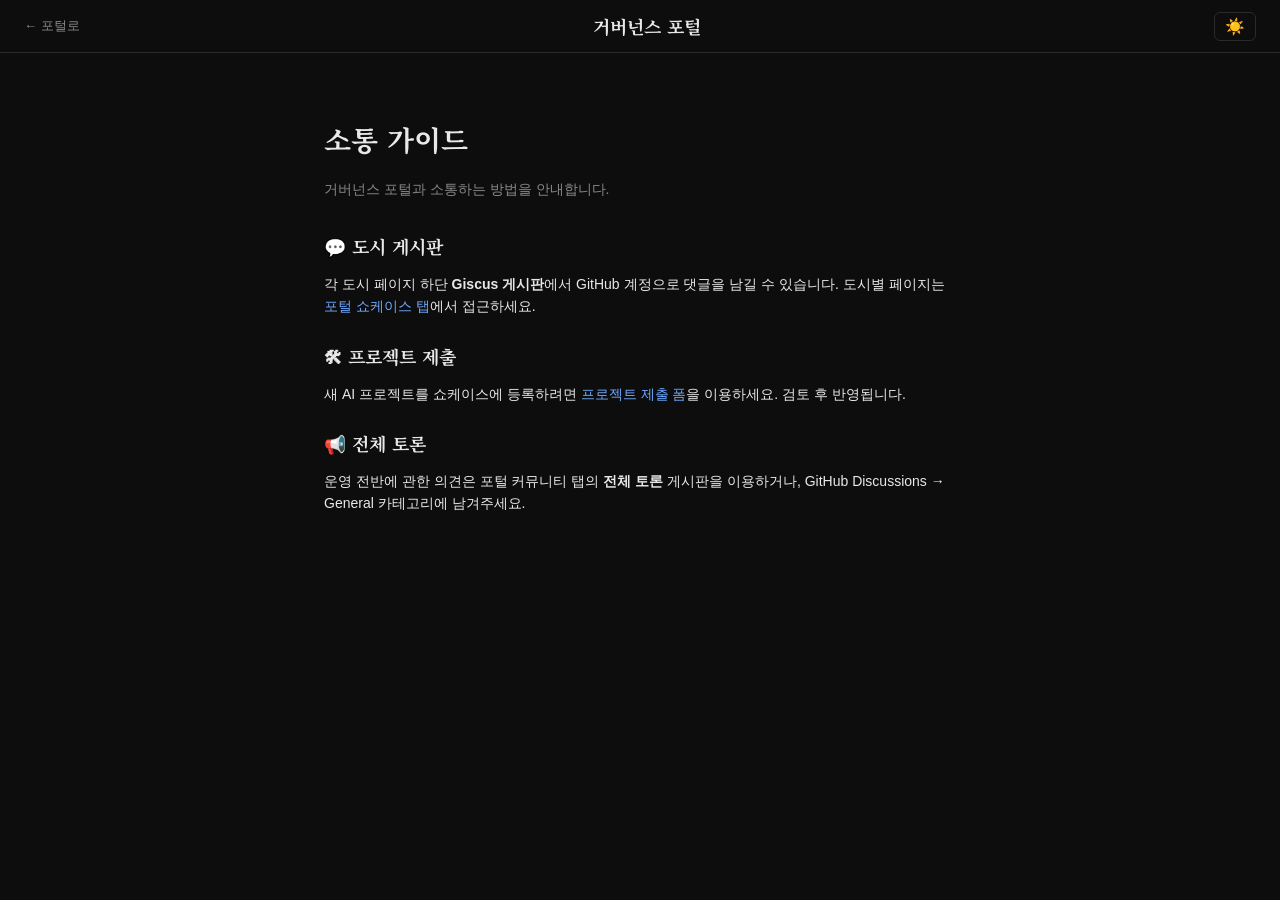
<file: communication-guide.html>
<!DOCTYPE html>
<html lang="ko">
<head>
  <meta charset="UTF-8">
  <meta name="viewport" content="width=device-width, initial-scale=1.0">
  <title>소통 가이드 — 거버넌스 포털</title>
  <link rel="stylesheet" href="style.css">
  <link href="https://fonts.googleapis.com/css2?family=Noto+Serif+KR:wght@400;700&display=swap" rel="stylesheet">
  <script>
    (function() {
      const t = localStorage.getItem('theme') || 'dark';
      document.documentElement.setAttribute('data-theme', t);
    })();
  </script>
</head>
<body>
  <header class="site-header">
    <div class="header-inner">
      <a href="index.html" style="font-size:13px;color:var(--c-text-muted)">← 포털로</a>
      <span class="site-title">거버넌스 포털</span>
      <button id="theme-toggle" aria-label="테마 전환"></button>
    </div>
  </header>
  <main style="max-width:680px;margin:4rem auto;padding:0 1.5rem 4rem">
    <h1 style="font-family:var(--font-head);font-size:28px;margin-bottom:1rem">소통 가이드</h1>
    <p style="color:var(--c-text-muted);margin-bottom:2rem">거버넌스 포털과 소통하는 방법을 안내합니다.</p>

    <h2 style="font-family:var(--font-head);font-size:18px;margin-bottom:0.75rem">💬 도시 게시판</h2>
    <p style="margin-bottom:1.5rem">각 도시 페이지 하단 <strong>Giscus 게시판</strong>에서 GitHub 계정으로 댓글을 남길 수 있습니다. 도시별 페이지는 <a href="index.html">포털 쇼케이스 탭</a>에서 접근하세요.</p>

    <h2 style="font-family:var(--font-head);font-size:18px;margin-bottom:0.75rem">🛠 프로젝트 제출</h2>
    <p style="margin-bottom:1.5rem">새 AI 프로젝트를 쇼케이스에 등록하려면 <a href="submit.html">프로젝트 제출 폼</a>을 이용하세요. 검토 후 반영됩니다.</p>

    <h2 style="font-family:var(--font-head);font-size:18px;margin-bottom:0.75rem">📢 전체 토론</h2>
    <p style="margin-bottom:1.5rem">운영 전반에 관한 의견은 포털 커뮤니티 탭의 <strong>전체 토론</strong> 게시판을 이용하거나, GitHub Discussions → General 카테고리에 남겨주세요.</p>
  </main>
  <script type="module">
    import { initTheme } from './js/theme.js';
    initTheme();
  </script>
</body>
</html>
</file>
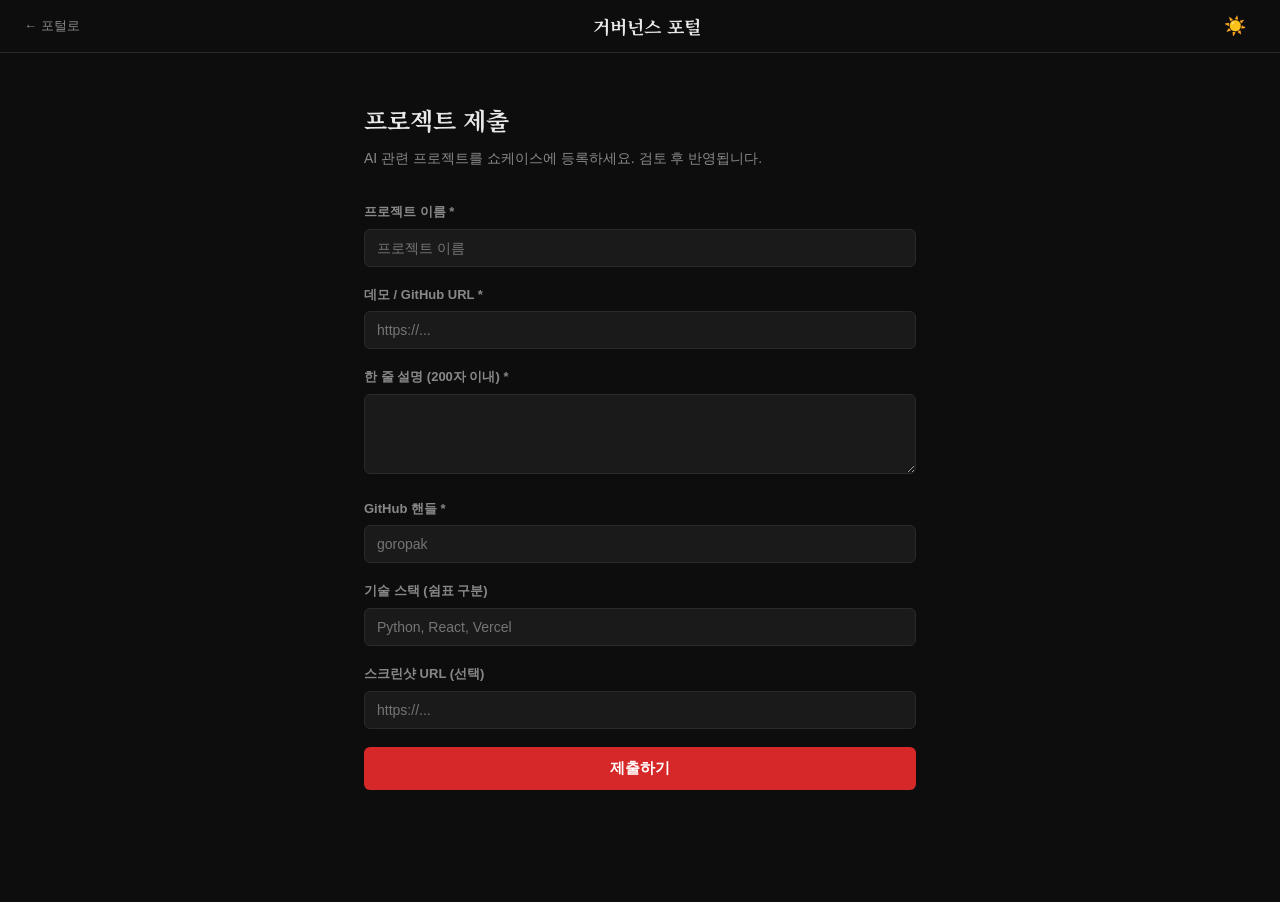
<file: submit.html>
<!DOCTYPE html>
<html lang="ko">
<head>
  <meta charset="UTF-8">
  <meta name="viewport" content="width=device-width, initial-scale=1.0">
  <title>프로젝트 제출 — 거버넌스 포털</title>
  <link rel="stylesheet" href="style.css">
  <link href="https://fonts.googleapis.com/css2?family=Noto+Serif+KR:wght@400;700&display=swap" rel="stylesheet">
  <script>
    (function() {
      const t = localStorage.getItem('theme') || 'dark';
      document.documentElement.setAttribute('data-theme', t);
    })();
  </script>
  <style>
    .submit-wrap { max-width: 600px; margin: 48px auto; padding: 0 24px 64px; }
    .submit-wrap h1 { font-family: var(--font-head); font-size: 24px; margin-bottom: 8px; }
    .submit-wrap p { color: var(--c-text-muted); margin-bottom: 32px; }
    .form-group { margin-bottom: 18px; }
    label { display: block; font-size: 13px; font-weight: 600; margin-bottom: 6px; color: var(--c-text-muted); }
    input, textarea {
      width: 100%; padding: 10px 12px;
      background: var(--bg-card); color: var(--c-text);
      border: 1px solid var(--c-border); border-radius: var(--radius);
      font-size: 14px; font-family: var(--font-body);
    }
    input:focus, textarea:focus { outline: 2px solid var(--c-accent); border-color: transparent; }
    textarea { min-height: 80px; resize: vertical; }
    .btn-submit {
      background: var(--c-accent); color: #fff;
      border: none; border-radius: var(--radius);
      padding: 12px 28px; font-size: 15px; font-weight: 600;
      cursor: pointer; width: 100%;
    }
    .btn-submit:hover { background: var(--c-accent-hover); }
  </style>
</head>
<body>
  <header class="site-header">
    <div class="header-inner">
      <a href="index.html" style="font-size:13px;color:var(--c-text-muted)">← 포털로</a>
      <span class="site-title">거버넌스 포털</span>
      <button id="theme-toggle" aria-label="테마 전환" style="background:none;border:none;cursor:pointer;font-size:18px"></button>
    </div>
  </header>
  <div class="submit-wrap">
    <h1>프로젝트 제출</h1>
    <p>AI 관련 프로젝트를 쇼케이스에 등록하세요. 검토 후 반영됩니다.</p>
    <form action="https://formspree.io/f/xojonjed" method="POST">
      <div class="form-group">
        <label for="title">프로젝트 이름 *</label>
        <input id="title" name="title" placeholder="프로젝트 이름" required>
      </div>
      <div class="form-group">
        <label for="url">데모 / GitHub URL *</label>
        <input id="url" name="url" type="url" placeholder="https://..." required>
      </div>
      <div class="form-group">
        <label for="desc">한 줄 설명 (200자 이내) *</label>
        <textarea id="desc" name="desc" maxlength="200" required></textarea>
      </div>
      <div class="form-group">
        <label for="author">GitHub 핸들 *</label>
        <input id="author" name="author" placeholder="goropak" required>
      </div>
      <div class="form-group">
        <label for="stack">기술 스택 (쉼표 구분)</label>
        <input id="stack" name="stack" placeholder="Python, React, Vercel">
      </div>
      <div class="form-group">
        <label for="thumb_url">스크린샷 URL (선택)</label>
        <input id="thumb_url" name="thumb_url" type="url" placeholder="https://...">
      </div>
      <button type="submit" class="btn-submit">제출하기</button>
    </form>
  </div>
  <script type="module">
    import { initTheme } from './js/theme.js';
    initTheme();
  </script>
</body>
</html>
</file>
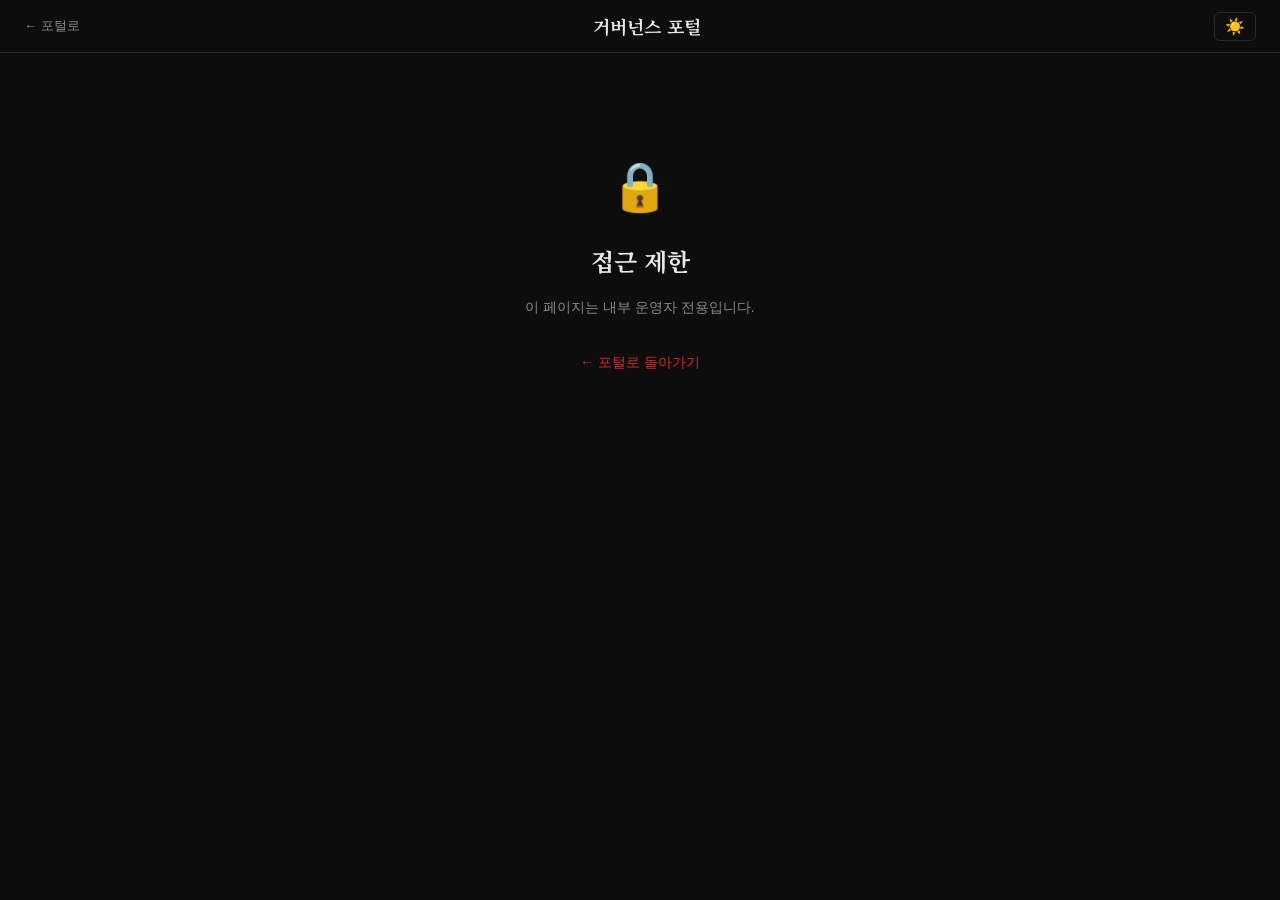
<file: vault.html>
<!DOCTYPE html>
<html lang="ko">
<head>
  <meta charset="UTF-8">
  <meta name="viewport" content="width=device-width, initial-scale=1.0">
  <title>대통령 Vault — 거버넌스 포털</title>
  <link rel="stylesheet" href="style.css">
  <link href="https://fonts.googleapis.com/css2?family=Noto+Serif+KR:wght@400;700&display=swap" rel="stylesheet">
  <script>
    (function() {
      const t = localStorage.getItem('theme') || 'dark';
      document.documentElement.setAttribute('data-theme', t);
    })();
  </script>
</head>
<body>
  <header class="site-header">
    <div class="header-inner">
      <a href="index.html" style="font-size:13px;color:var(--c-text-muted)">← 포털로</a>
      <span class="site-title">거버넌스 포털</span>
      <button id="theme-toggle" aria-label="테마 전환"></button>
    </div>
  </header>
  <main style="max-width:480px;margin:6rem auto;padding:0 1.5rem;text-align:center">
    <p style="font-size:3rem;margin-bottom:1rem">🔒</p>
    <h1 style="font-family:var(--font-head);font-size:24px;margin-bottom:1rem">접근 제한</h1>
    <p style="color:var(--c-text-muted);margin-bottom:2rem">이 페이지는 내부 운영자 전용입니다.</p>
    <a href="index.html" style="color:var(--c-accent)">← 포털로 돌아가기</a>
  </main>
  <script type="module">
    import { initTheme } from './js/theme.js';
    initTheme();
  </script>
</body>
</html>
</file>
<file: style.css>
/* 다크 기본값 */
:root {
  --bg: #0d0d0d;
  --bg-card: #1a1a1a;
  --bg-card-hover: #222222;
  --c-text: #e8e8e8;
  --c-text-muted: #888888;
  --c-border: #2a2a2a;
  --c-accent: #D62828;
  --c-accent-hover: #f03030;
  --c-link: #6ea8fe;
  --shadow: 0 2px 12px rgba(0,0,0,0.4);
  /* 기존 변수 호환 */
  --c-bg: var(--bg);
  --c-surface: var(--bg-card);
  --c-text-sub: var(--c-text-muted);
  --font-head: 'Noto Serif KR', Georgia, serif;
  --font-body: 'Pretendard', -apple-system, BlinkMacSystemFont, 'Segoe UI', sans-serif;
  --max-w: 1280px;
  --radius: 6px;
  --era-cognitive: #7C5CBF;
  --era-agri:      #2E7D32;
  --era-industrial:#D62828;
  --era-info:      #1565C0;
}

/* 라이트 수동 토글 */
[data-theme="light"] {
  --bg: #ffffff;
  --bg-card: #f7f7f5;
  --bg-card-hover: #efefed;
  --c-text: #1a1a1a;
  --c-text-muted: #666666;
  --c-border: #e5e5e5;
  --c-link: #0B5FB0;
  --shadow: 0 2px 12px rgba(0,0,0,0.08);
}

/* 시스템 설정 연동 */
@media (prefers-color-scheme: light) {
  :root:not([data-theme="dark"]) {
    --bg: #ffffff;
    --bg-card: #f7f7f5;
    --bg-card-hover: #efefed;
    --c-text: #1a1a1a;
    --c-text-muted: #666666;
    --c-border: #e5e5e5;
    --c-link: #0B5FB0;
    --shadow: 0 2px 12px rgba(0,0,0,0.08);
  }
}

*, *::before, *::after { box-sizing: border-box; margin: 0; padding: 0; }

body {
  background: var(--bg);
  color: var(--c-text);
  font-family: var(--font-body);
  font-size: 14px;
  line-height: 1.6;
}

a { color: var(--c-link); text-decoration: none; }
a:hover { text-decoration: underline; }

/* ── 헤더 ── */
.site-header {
  border-bottom: 1px solid var(--c-border);
  background: var(--c-bg);
  position: sticky;
  top: 0;
  z-index: 100;
}
.header-inner {
  max-width: var(--max-w);
  margin: 0 auto;
  padding: 0 24px;
  height: 52px;
  display: flex;
  align-items: center;
  justify-content: space-between;
}
.site-title {
  font-family: var(--font-head);
  font-size: 18px;
  font-weight: 700;
  color: var(--c-text);
}
.site-header nav { display: flex; gap: 20px; }
.site-header nav a { font-size: 13px; color: var(--c-text-sub); }
.site-header nav a:hover { color: var(--c-text); text-decoration: none; }

/* ── 시대 타임라인 ── */
.era-timeline {
  display: flex;
  max-width: var(--max-w);
  margin: 16px auto 0;
  padding: 0 24px;
  gap: 2px;
}
.era-block {
  position: relative;
  padding: 8px 10px 28px;
  border-top: 3px solid transparent;
  min-width: 80px;
  flex-shrink: 0;
}
.era-label {
  font-size: 11px;
  font-weight: 600;
  color: var(--c-text-sub);
  white-space: nowrap;
}
.era-dot {
  position: absolute;
  bottom: 6px;
  width: 10px;
  height: 10px;
  border-radius: 50%;
  border: 2px solid #fff;
  box-shadow: 0 0 0 1px rgba(0,0,0,0.15);
  cursor: pointer;
  transform: translateX(-50%);
  transition: width 0.15s, height 0.15s;
}
.era-dot.is-hover  { width: 14px; height: 14px; }
.era-dot.is-active { width: 16px; height: 16px; box-shadow: 0 0 0 2px rgba(0,0,0,0.3); }

/* ── 메인 레이아웃 ── */
.portal-layout {
  max-width: var(--max-w);
  margin: 16px auto;
  padding: 0 24px;
  display: grid;
  grid-template-columns: 1fr 300px;
  gap: 16px;
  align-items: start;
}

/* ── 지도 ── */
.map-area {
  background: var(--c-surface);
  border: 1px solid var(--c-border);
  border-radius: var(--radius);
  overflow: hidden;
}
.map-area svg { display: block; width: 100%; }
.city-marker { transition: opacity 0.15s; cursor: pointer; }
.city-marker:hover { opacity: 0.85; }

/* ── 정보 패널 ── */
.info-panel {
  background: var(--c-surface);
  border: 1px solid var(--c-border);
  border-radius: var(--radius);
  padding: 20px;
  min-height: 300px;
}
.panel-hint { color: var(--c-text-sub); font-size: 13px; margin-top: 8px; }
.panel-era-badge {
  display: inline-block;
  font-size: 11px;
  font-weight: 600;
  padding: 2px 8px;
  border-radius: 20px;
  margin-bottom: 10px;
}
.panel-name {
  font-family: var(--font-head);
  font-size: 20px;
  font-weight: 700;
  margin-bottom: 4px;
}
.panel-tagline { color: var(--c-text-sub); font-size: 13px; margin-bottom: 10px; }
.panel-meta { font-size: 12px; color: var(--c-text-sub); margin-bottom: 10px; display: flex; align-items: center; gap: 6px; flex-wrap: wrap; }
.panel-tags { display: flex; flex-wrap: wrap; gap: 6px; margin-bottom: 10px; }
.panel-links { display: flex; gap: 12px; margin-bottom: 14px; font-size: 13px; }
.panel-history { width: 100%; border-collapse: collapse; font-size: 12px; }
.panel-history th, .panel-history td { text-align: left; padding: 4px 6px; border-bottom: 1px solid var(--c-border); }
.panel-history th { color: var(--c-text-sub); font-weight: 600; }

/* ── 공통 배지 ── */
.tag {
  font-size: 11px;
  background: var(--c-border);
  color: var(--c-text-sub);
  padding: 2px 7px;
  border-radius: 20px;
}
.status-badge {
  font-size: 11px;
  font-weight: 600;
  padding: 2px 7px;
  border-radius: 20px;
}
.status-active   { background: #D1FAE5; color: #065F46; }
.status-dev      { background: #FEF3C7; color: #92400E; }
.status-demo     { background: #E0E7FF; color: #3730A3; }
.status-planned  { background: #F3F4F6; color: #4B5563; }

/* ── 모바일 카드 ── */
.mobile-cards { display: none; }

/* ── 푸터 ── */
.site-footer {
  text-align: center;
  padding: 24px;
  margin-top: 32px;
  border-top: 1px solid var(--c-border);
  font-size: 12px;
  color: var(--c-text-sub);
}

/* ── 테마·언어 토글 ── */
#theme-toggle, #lang-toggle {
  background: none; border: 1px solid var(--c-border);
  border-radius: var(--radius); padding: 4px 10px;
  cursor: pointer; font-size: 13px; font-weight: 600; color: var(--c-text);
}
#theme-toggle { font-size: 16px; }

/* ── 탭 네비게이션 ── */
.tab-nav {
  display: flex; gap: 4px;
  max-width: var(--max-w); margin: 20px auto 0; padding: 0 24px;
}
.tab-btn {
  background: none; border: none; cursor: pointer;
  padding: 8px 18px; border-radius: var(--radius);
  font-size: 14px; font-weight: 600; color: var(--c-text-muted);
  border-bottom: 2px solid transparent;
  transition: color 0.15s, border-color 0.15s;
}
.tab-btn.is-active { color: var(--c-accent); border-bottom-color: var(--c-accent); }
.tab-btn:hover { color: var(--c-text); }

/* ── 탭 콘텐츠 ── */
.tab-panel { display: none; }
.tab-panel.is-active { display: block; }

/* ── 카드 그리드 ── */
.card-grid {
  max-width: var(--max-w); margin: 20px auto;
  padding: 0 24px 48px;
  display: grid;
  grid-template-columns: repeat(auto-fill, minmax(300px, 1fr));
  gap: 16px;
}
.card {
  display: flex; flex-direction: column; height: 380px; overflow: hidden;
  background: var(--bg-card); border: 1px solid var(--c-border);
  border-radius: var(--radius);
  transition: border-color 0.15s, box-shadow 0.15s;
  box-shadow: var(--shadow);
}
.card:hover { border-color: var(--c-accent); box-shadow: 0 4px 20px rgba(0,0,0,0.3); }
.card-thumb { flex-shrink: 0; height: 180px; background: var(--bg-card-hover); overflow: hidden; }
.card-thumb img { width: 100%; height: 100%; object-fit: cover; }
.card-thumb--placeholder {
  width: 100%; height: 180px; flex-shrink: 0;
  background: linear-gradient(135deg, var(--bg-card-hover) 0%, var(--c-border) 100%);
}
.card-body { flex: 1; overflow: hidden; padding: 14px 16px 16px; display: flex; flex-direction: column; }
.card-meta { display: flex; align-items: center; gap: 8px; margin-bottom: 8px; flex-wrap: wrap; }
.card-badge { font-size: 11px; font-weight: 700; padding: 2px 8px; border-radius: 20px; }
.badge--news    { background: #1e3a5f; color: #6ea8fe; }
.badge--project { background: #2d1f00; color: #f59e0b; }
.card-source, .card-date { font-size: 11px; color: var(--c-text-muted); }
.card-title { font-family: var(--font-head); font-size: 15px; margin-bottom: 6px; line-height: 1.4; }
.card-title a { color: var(--c-text); }
.card-title a:hover { color: var(--c-accent); text-decoration: none; }
.card-desc {
  font-size: 12px; color: var(--c-text-muted); line-height: 1.5; margin-bottom: 8px;
  display: -webkit-box; -webkit-line-clamp: 2; -webkit-box-orient: vertical; overflow: hidden;
}
.card-footer { display: flex; justify-content: space-between; align-items: flex-end; margin-top: auto; }
.card-tags { display: flex; flex-wrap: wrap; gap: 4px; }
.card-tag { font-size: 11px; padding: 2px 7px; border-radius: 999px; background: var(--bg-card-hover); color: var(--c-text-muted); }
.card-discuss-link { font-size: 11px; color: var(--c-accent); text-decoration: none; white-space: nowrap; }
.card-discuss-link:hover { text-decoration: underline; }
.tag--stack { background: #1a2a1a; color: #4ade80; }
.empty-msg { color: var(--c-text-muted); text-align: center; padding: 48px; }

/* ── 검색창 ── */
.search-wrap {
  max-width: var(--max-w); margin: 16px auto 0; padding: 0 24px;
}
#search-input {
  width: 100%; max-width: 400px;
  padding: 8px 14px; border-radius: var(--radius);
  border: 1px solid var(--c-border);
  background: var(--bg-card); color: var(--c-text);
  font-size: 14px; font-family: var(--font-body);
}
#search-input:focus { outline: 2px solid var(--c-accent); border-color: transparent; }

/* ── 커뮤니티 (Giscus) ── */
.community {
  margin-top: 3rem;
  padding-top: 2rem;
  border-top: 1px solid var(--c-border);
}
.community h2 {
  font-family: var(--font-head);
  font-size: 18px;
  margin-bottom: 1.5rem;
}

/* ── 커뮤니티 탭 ── */
.community-layout { max-width: 860px; margin: 0 auto; padding: 1.5rem 24px; }
.sub-tab-nav {
  display: flex; gap: 0.5rem; margin-bottom: 1.5rem;
  border-bottom: 1px solid var(--c-border); padding-bottom: 0.5rem;
}
.sub-tab-btn {
  background: none; border: none; color: var(--c-text-muted);
  font-size: 0.9rem; padding: 0.4rem 1rem; cursor: pointer; border-radius: 4px;
}
.sub-tab-btn.is-active { color: var(--c-accent); background: var(--bg-card); font-weight: 600; }
.sub-tab-panel { padding-top: 0.5rem; }
.city-select {
  background: var(--bg-card); color: var(--c-text);
  border: 1px solid var(--c-border); padding: 0.5rem 1rem;
  border-radius: 6px; font-size: 0.9rem;
}
.btn-go {
  background: var(--c-accent); color: #fff; border: none;
  padding: 0.5rem 1rem; border-radius: 6px; cursor: pointer; font-size: 0.9rem;
}
.btn-go:hover { background: var(--c-accent-hover); }

/* ── 업무 탭 ── */
.tasks-layout { max-width: 860px; margin: 0 auto; padding: 1.5rem 24px 48px; }
.tasks-heading { font-family: var(--font-head); font-size: 16px; margin: 1.5rem 0 0.75rem; }
.task-row {
  background: var(--bg-card); border: 1px solid var(--c-border);
  border-radius: var(--radius); padding: 12px 16px; margin-bottom: 10px;
}
.task-row--done { opacity: 0.75; }
.task-title { font-size: 14px; font-weight: 600; margin-top: 4px; }
.badge--pending { background: #3d2e00; color: #f59e0b; }
.badge--done    { background: #0f2f1c; color: #4ade80; }
.badge--failed  { background: #3a1414; color: #f87171; }
[data-theme="light"] .badge--pending { background: #FEF3C7; color: #92400E; }
[data-theme="light"] .badge--done    { background: #D1FAE5; color: #065F46; }
[data-theme="light"] .badge--failed  { background: #FEE2E2; color: #991B1B; }

/* ── 반응형 ── */
@media (max-width: 720px) {
  .portal-layout { grid-template-columns: 1fr; }
  .map-area { display: none; }
  .info-panel { display: none; }
  .mobile-cards {
    display: flex;
    flex-direction: column;
    gap: 10px;
    max-width: var(--max-w);
    margin: 16px auto;
    padding: 0 16px;
  }
}

.mobile-card {
  background: var(--c-surface);
  border: 1px solid var(--c-border);
  border-radius: var(--radius);
  padding: 14px 16px;
  display: flex;
  flex-direction: column;
  gap: 4px;
  cursor: pointer;
  transition: border-color 0.15s;
}
.mobile-card.is-active { border-color: var(--c-accent); }
.card-era-badge { font-size: 11px; font-weight: 600; padding: 2px 8px; border-radius: 20px; align-self: flex-start; }
.card-name { font-size: 15px; font-weight: 700; font-family: var(--font-head); }
.card-tagline { font-size: 12px; color: var(--c-text-sub); }
</file>
